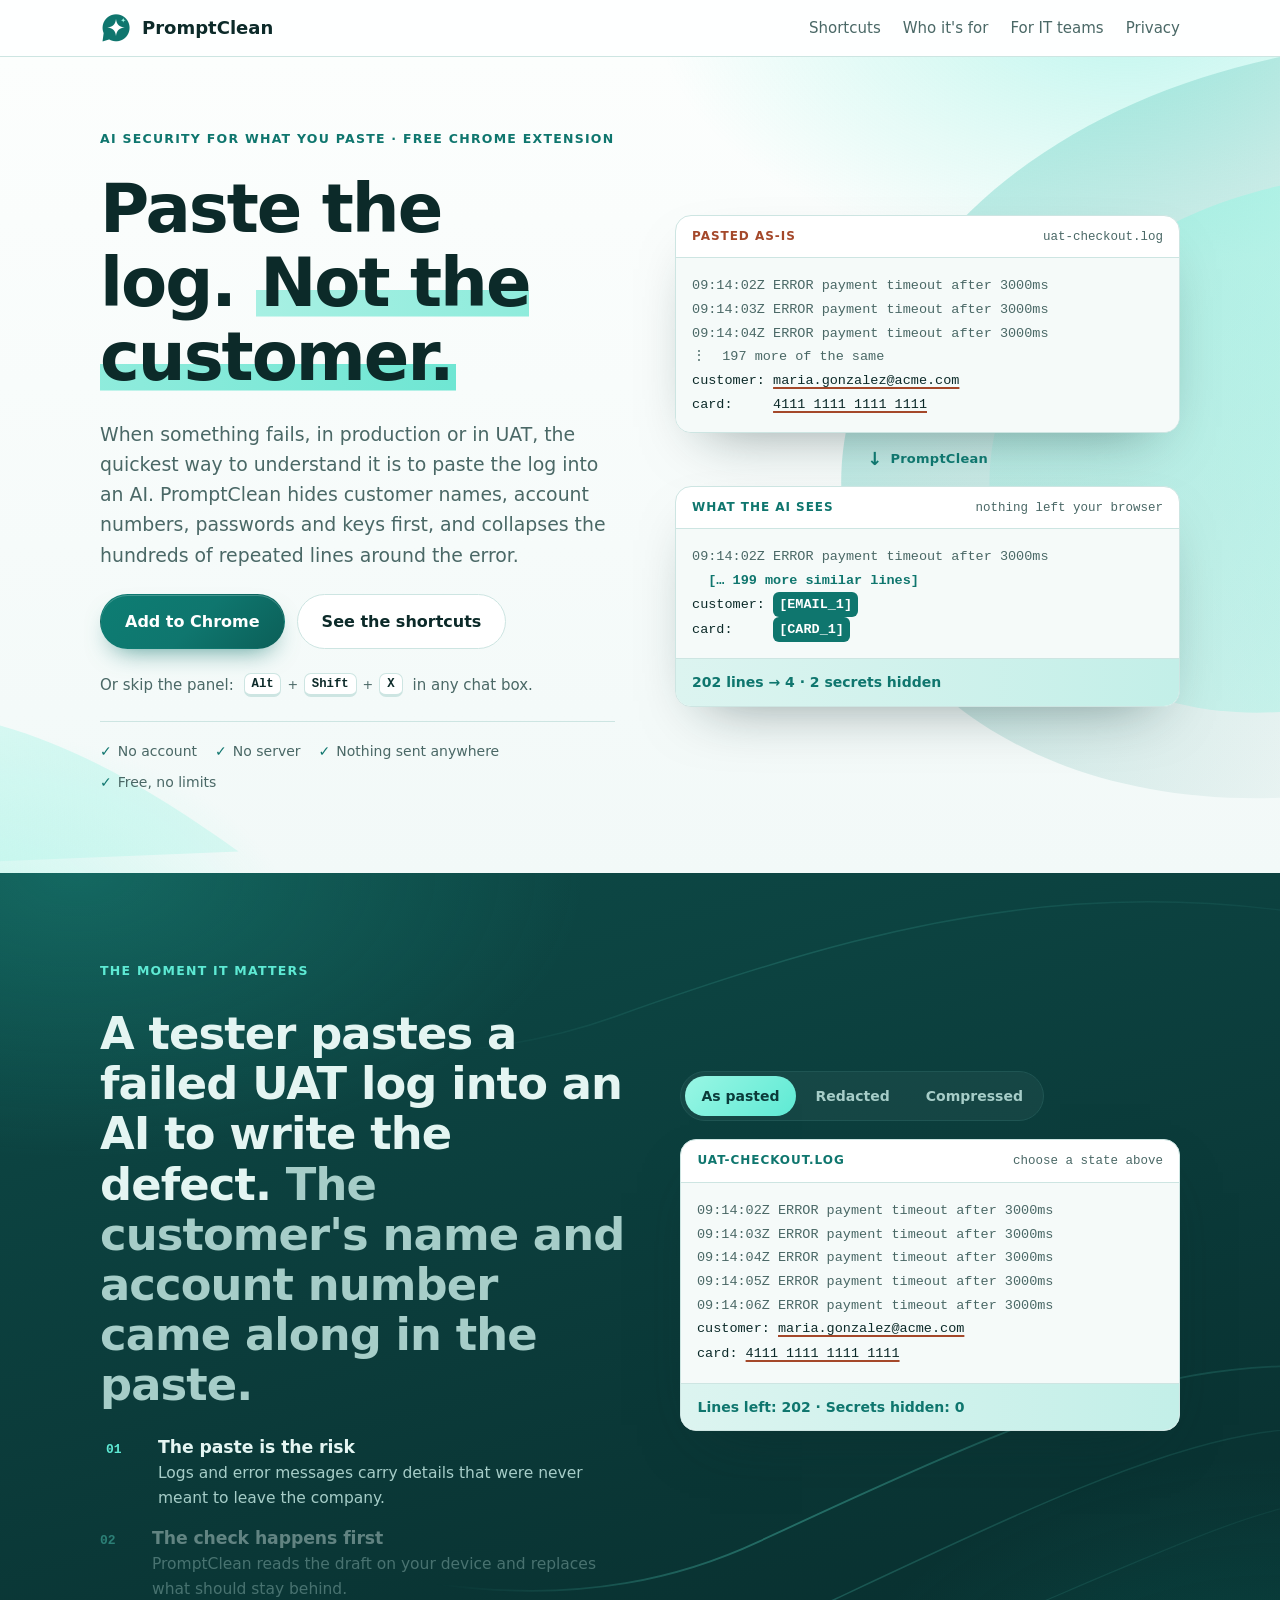
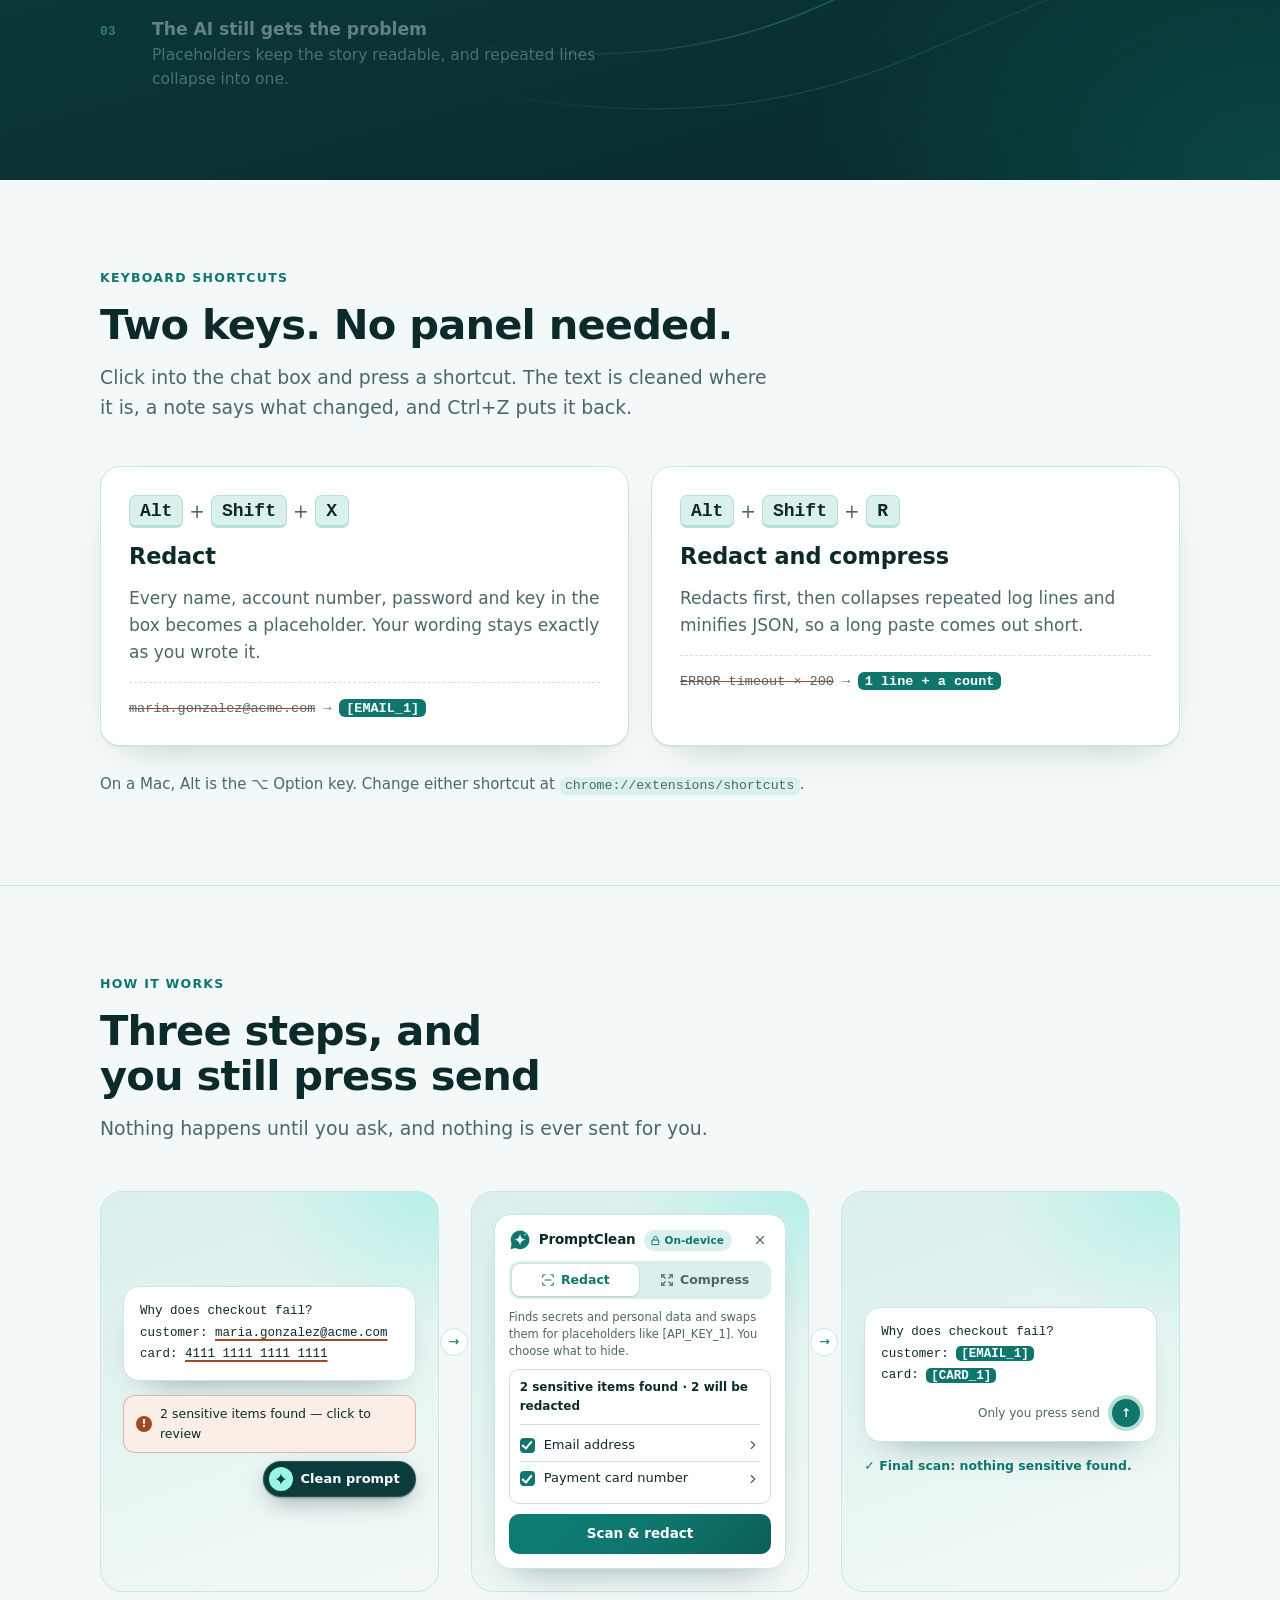
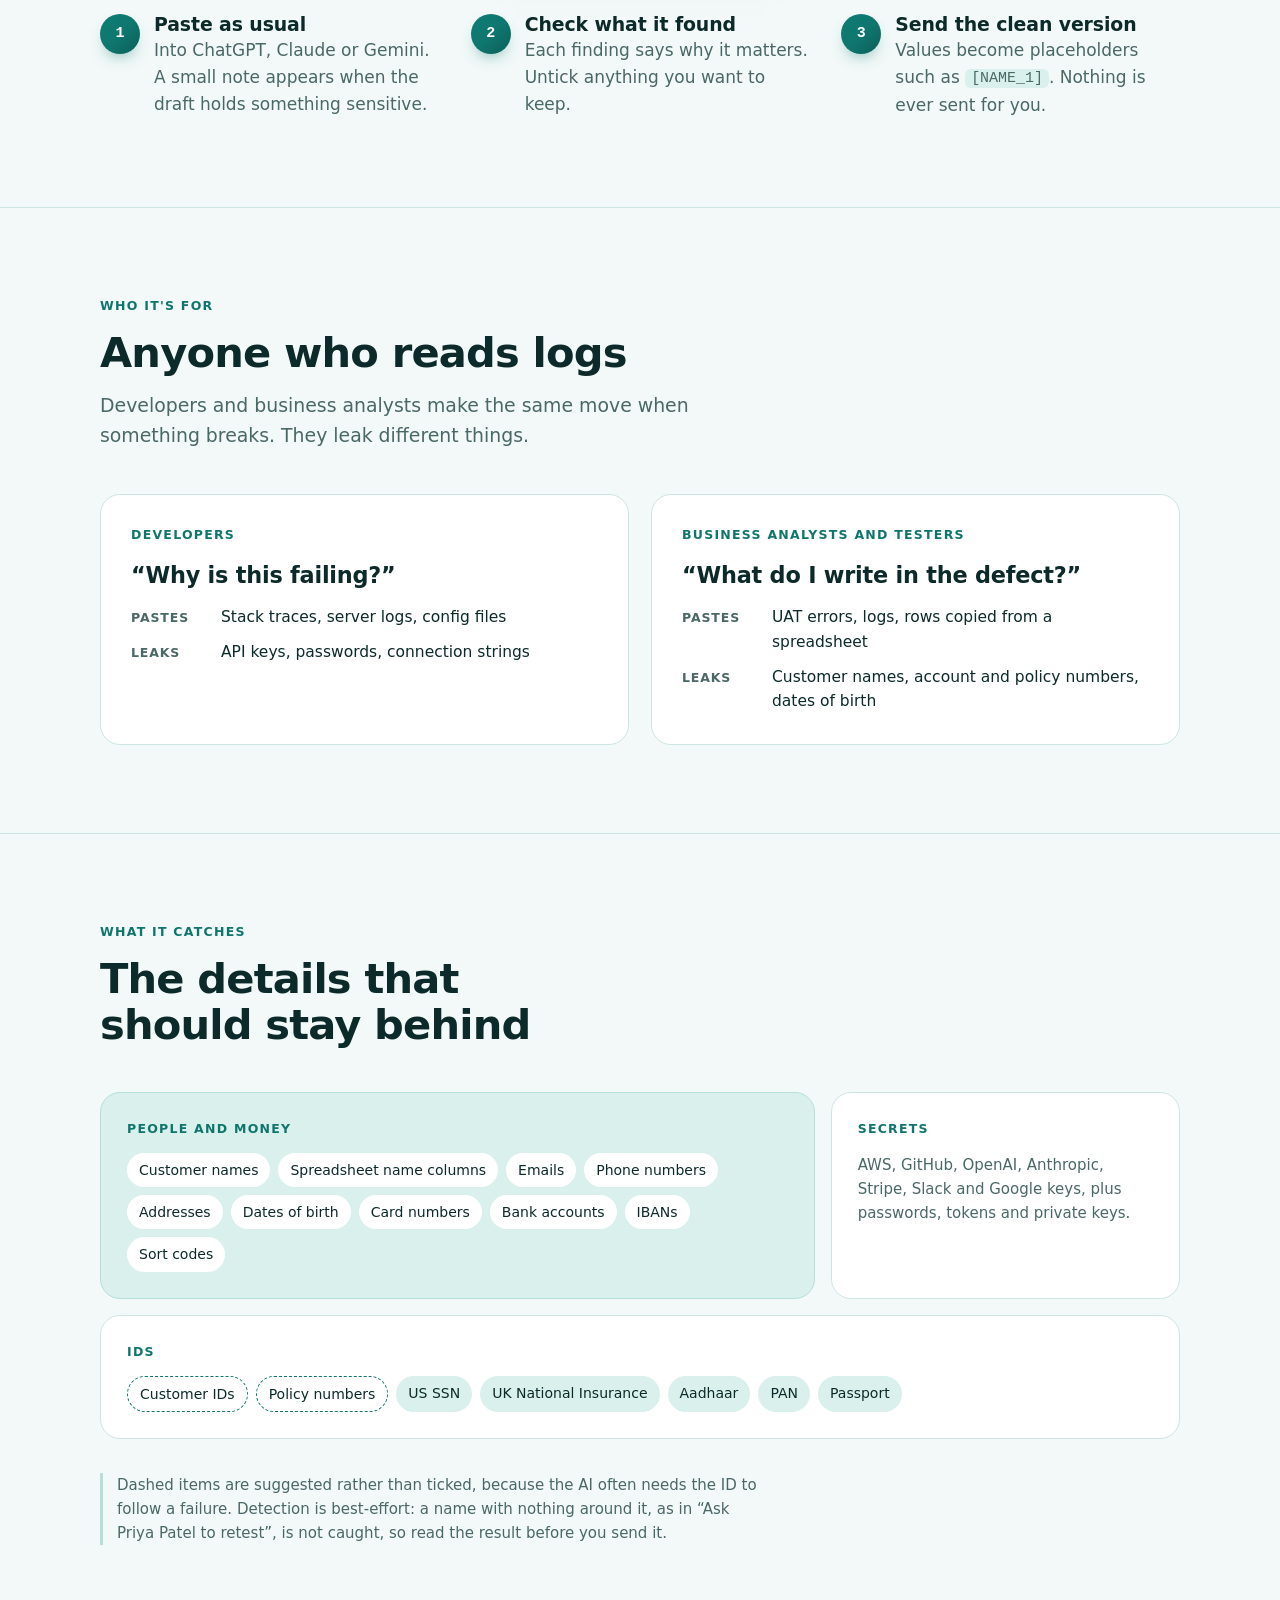
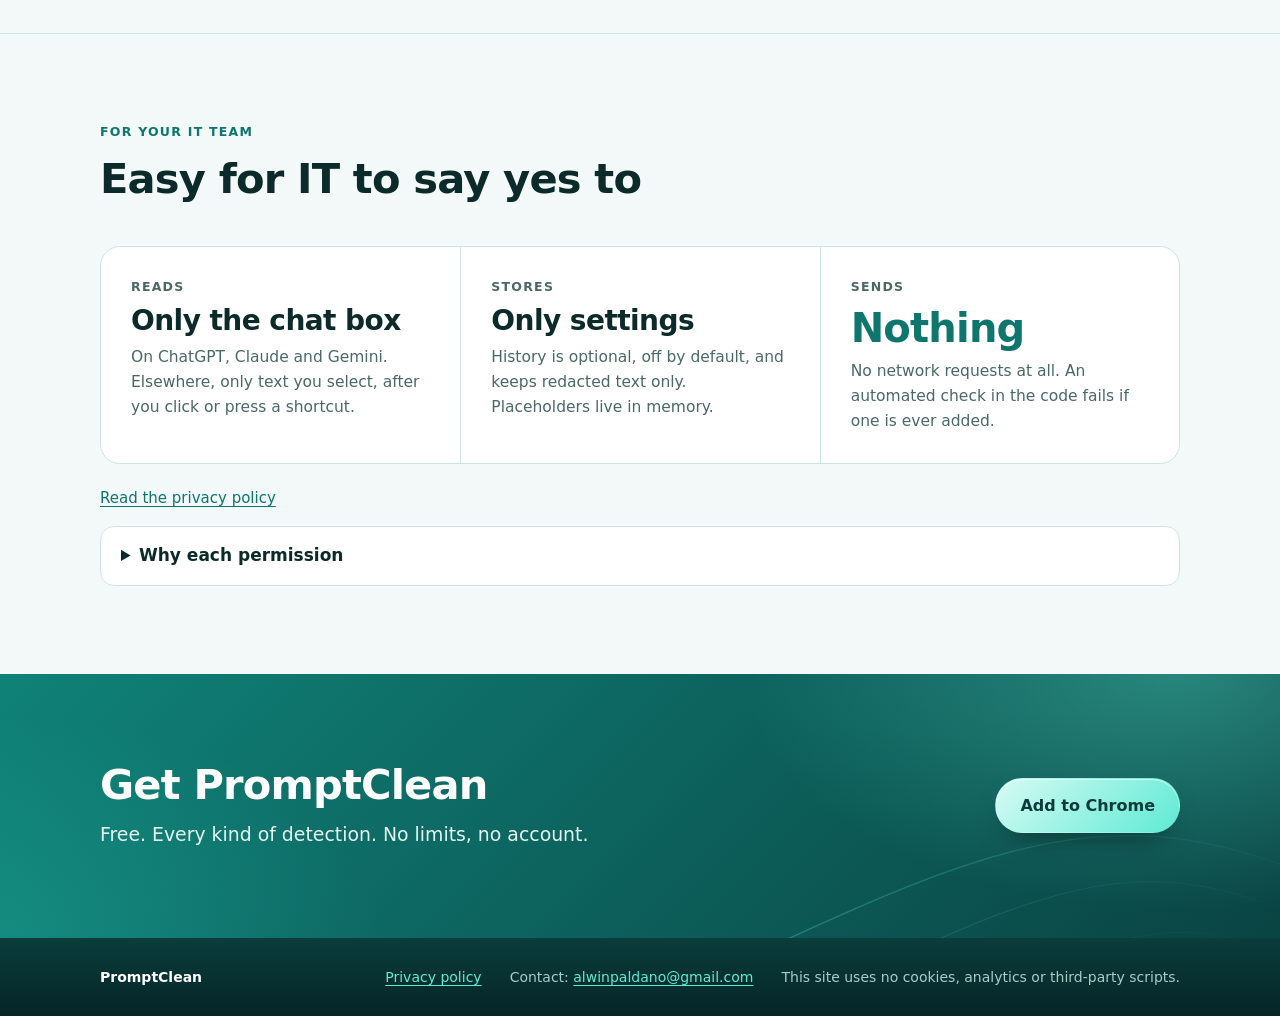
<file: index.html>
<!doctype html>
<html lang="en">
<head>
  <meta charset="utf-8">
  <meta name="viewport" content="width=device-width, initial-scale=1, viewport-fit=cover">
  <title>PromptClean — AI security for what you paste</title>
  <meta name="description" content="AI security for what you paste. A free Chrome extension that hides customer data and secrets in logs before they reach ChatGPT, Claude or Gemini, and collapses the repeated lines. Two keyboard shortcuts, no account, nothing sent anywhere.">
  <link rel="canonical" href="https://alwinrp.github.io/PromptClean-site/">
  <meta property="og:type" content="website">
  <meta property="og:site_name" content="PromptClean">
  <meta property="og:url" content="https://alwinrp.github.io/PromptClean-site/">
  <meta property="og:title" content="PromptClean: hide secrets before you paste into AI">
  <meta property="og:description" content="A free Chrome extension that swaps API keys, passwords and customer data for placeholders before they reach ChatGPT, Claude or Gemini. Runs on-device, no account.">
  <meta property="og:image" content="https://alwinrp.github.io/PromptClean-site/assets/og-image.png">
  <meta property="og:image:width" content="1200">
  <meta property="og:image:height" content="630">
  <meta property="og:image:alt" content="A pasted log with an API key and a customer email, and the same log after PromptClean with [API_KEY_1] and [EMAIL_1] in their place.">
  <meta name="twitter:card" content="summary_large_image">
  <meta name="twitter:creator" content="@AlwinPaldano">
  <link rel="icon" type="image/png" href="assets/favicon.png?v=2">
  <link rel="apple-touch-icon" href="assets/apple-touch-icon.png">
  <link rel="stylesheet" href="assets/style.css?v=10">
</head>
<body>
  <a href="#main" class="skip">Skip to content</a>
  <header class="site-header">
    <div class="wrap">
      <a class="brand" href="./"><img src="assets/icon-128.png" alt="" width="32" height="32">PromptClean</a>
      <nav class="site-nav" aria-label="Main">
        <a href="#shortcuts">Shortcuts</a>
        <a href="#who">Who it's for</a>
        <a href="#it">For IT teams</a>
        <a href="privacy.html">Privacy</a>
      </nav>
    </div>
  </header>

  <main id="main">
    <section class="hero">
      <div class="wrap">
        <div class="hero-copy">
          <p class="eyebrow">AI security for what you paste · Free Chrome extension</p>
          <h1>Paste the log. <mark>Not the <span class="rw">customer.</span></mark></h1>
          <p class="lede">When something fails, in production or in UAT, the quickest way to understand it is to paste the log into an AI. PromptClean hides customer names, account numbers, passwords and keys first, and collapses the hundreds of repeated lines around the error.</p>
          <div class="actions">
            <a class="btn primary" href="https://chromewebstore.google.com/detail/cilgobhigegkimjokaldkhacplegbmbb" target="_blank" rel="noopener">Add to Chrome</a>
            <a class="btn" href="#shortcuts">See the shortcuts</a>
          </div>
          <p class="hero-shortcut">Or skip the panel:
            <span class="combo"><kbd>Alt</kbd><span class="plus">+</span><kbd>Shift</kbd><span class="plus">+</span><kbd>X</kbd></span>
            in any chat box.</p>
          <p class="facts-strip"><span>No account</span><span>No server</span><span>Nothing sent anywhere</span><span>Free, no limits</span></p>
        </div>

        <div class="demo pop" role="img" aria-label="Example. Pasted as-is: two hundred identical timeout errors, a customer email and a card number. What the AI sees: one timeout line with a count of the rest, and placeholders where the email and card number were.">
          <div class="pane before rise">
            <div class="pane-head"><span>Pasted as-is</span><span class="file">uat-checkout.log</span></div>
<pre><span class="dim">09:14:02Z ERROR payment timeout after 3000ms
09:14:03Z ERROR payment timeout after 3000ms
09:14:04Z ERROR payment timeout after 3000ms
⋮  197 more of the same</span>
customer: <span class="exposed">maria.gonzalez@acme.com</span>
card:     <span class="exposed">4111 1111 1111 1111</span></pre>
          </div>
          <p class="demo-arrow">PromptClean</p>
          <div class="pane after rise">
            <div class="pane-head"><span>What the AI sees</span><span class="file">nothing left your browser</span></div>
<pre><span class="dim">09:14:02Z ERROR payment timeout after 3000ms</span>
  <span class="collapsed">[… 199 more similar lines]</span>
customer: <span class="ph">[EMAIL_1]</span>
card:     <span class="ph">[CARD_1]</span></pre>
            <p class="pane-foot">202 lines → 4 · 2 secrets hidden</p>
          </div>
        </div>
      </div>
    </section>

    <section class="moment" aria-labelledby="moment-title">
      <div class="moment-stage wrap">
        <div class="moment-copy">
          <p class="eyebrow">The moment it matters</p>
          <h2 class="story-text" id="moment-title">A tester pastes a failed UAT log into an AI to write the defect. <span class="soft">The customer's name and account number came along in the paste.</span></h2>
          <ol class="moment-steps">
            <li><span class="n">01</span><div><h3>The paste is the risk</h3><p>Logs and error messages carry details that were never meant to leave the company.</p></div></li>
            <li><span class="n">02</span><div><h3>The check happens first</h3><p>PromptClean reads the draft on your device and replaces what should stay behind.</p></div></li>
            <li><span class="n">03</span><div><h3>The AI still gets the problem</h3><p>Placeholders keep the story readable, and repeated lines collapse into one.</p></div></li>
          </ol>
        </div>
        <div class="moment-demo">
          <div class="seg" role="radiogroup" aria-label="Show the log as">
            <input type="radio" name="st" id="st-1" checked><label for="st-1">As pasted</label>
            <input type="radio" name="st" id="st-2"><label for="st-2">Redacted</label>
            <input type="radio" name="st" id="st-3"><label for="st-3">Compressed</label>
          </div>
          <div class="pane" aria-hidden="true">
            <div class="pane-head"><span>uat-checkout.log</span><span class="file">choose a state above</span></div>
            <div class="lp-body">
              <div class="lpl dim">09:14:02Z ERROR payment timeout after 3000ms</div>
              <div class="rep r1"><div class="lpl dim">09:14:03Z ERROR payment timeout after 3000ms</div></div>
              <div class="rep r2"><div class="lpl dim">09:14:04Z ERROR payment timeout after 3000ms</div></div>
              <div class="rep r3"><div class="lpl dim">09:14:05Z ERROR payment timeout after 3000ms</div></div>
              <div class="rep r4"><div class="lpl dim">09:14:06Z ERROR payment timeout after 3000ms</div></div>
              <div class="note-wrap"><div class="lpl cnote">[… 199 more similar lines]</div></div>
              <div class="lpl">customer: <span class="val2"><span class="raw2">maria.gonzalez@acme.com</span><span class="ph2">[EMAIL_1]</span></span></div>
              <div class="lpl">card:     <span class="val2"><span class="raw2">4111 1111 1111 1111</span><span class="ph2">[CARD_1]</span></span></div>
            </div>
            <p class="pane-foot">Lines left: <span class="m-lines"></span> · Secrets hidden: <span class="m-sec"></span></p>
          </div>
        </div>
      </div>
    </section>

    <section id="shortcuts">
      <div class="wrap">
        <div class="section-head rise">
          <p class="eyebrow">Keyboard shortcuts</p>
          <h2>Two keys. No panel needed.</h2>
          <p class="lede">Click into the chat box and press a shortcut. The text is cleaned where it is, a note says what changed, and Ctrl+Z puts it back.</p>
        </div>
        <div class="keys">
          <article class="key-card rise">
            <span class="combo"><kbd>Alt</kbd><span class="plus">+</span><kbd>Shift</kbd><span class="plus">+</span><kbd>X</kbd></span>
            <h3>Redact</h3>
            <p>Every name, account number, password and key in the box becomes a placeholder. Your wording stays exactly as you wrote it.</p>
            <p class="swap"><span class="from">maria.gonzalez@acme.com</span><span class="arrow">→</span><span class="to">[EMAIL_1]</span></p>
          </article>
          <article class="key-card rise">
            <span class="combo"><kbd>Alt</kbd><span class="plus">+</span><kbd>Shift</kbd><span class="plus">+</span><kbd>R</kbd></span>
            <h3>Redact and compress</h3>
            <p>Redacts first, then collapses repeated log lines and minifies JSON, so a long paste comes out short.</p>
            <p class="swap"><span class="from">ERROR timeout × 200</span><span class="arrow">→</span><span class="to">1 line + a count</span></p>
          </article>
        </div>
        <p class="shortcut-note">On a Mac, Alt is the ⌥ Option key. Change either shortcut at <code>chrome://extensions/shortcuts</code>.</p>
      </div>
    </section>

    <section id="how">
      <div class="wrap">
        <div class="section-head rise">
          <p class="eyebrow">How it works</p>
          <h2>Three steps, and you still press send</h2>
          <p class="lede">Nothing happens until you ask, and nothing is ever sent for you.</p>
        </div>
        <ol class="flow">
          <li class="flow-step rise">
            <div class="flow-ui" aria-hidden="true">
              <div class="mock composer">
                <p class="draft">Why does checkout fail?<br>customer: <span class="u">maria.gonzalez@acme.com</span><br>card: <span class="u">4111 1111 1111 1111</span></p>
              </div>
              <div class="mock-floats">
                <span class="hint-chip"><i>!</i>2 sensitive items found — click to review</span>
                <span class="fab-pill"><span class="mark"><svg viewBox="0 0 24 24" width="14" height="14" aria-hidden="true"><path fill="currentColor" d="M12 2c.5 5.2 4.8 9.5 10 10-5.2.5-9.5 4.8-10 10-.5-5.2-4.8-9.5-10-10 5.2-.5 9.5-4.8 10-10Z"/></svg></span>Clean prompt</span>
              </div>
            </div>
            <div class="flow-text"><span class="flow-n">1</span><h3>Paste as usual</h3><p>Into ChatGPT, Claude or Gemini. A small note appears when the draft holds something sensitive.</p></div>
          </li>
          <li class="flow-step rise">
            <div class="flow-ui" aria-hidden="true">
              <div class="mock panel">
                <div class="p-head"><img src="assets/icon-128.png" alt="" width="22" height="22"><strong>PromptClean</strong><span class="p-pill"><svg viewBox="0 0 24 24" width="11" height="11" fill="none" stroke="currentColor" stroke-width="2" stroke-linecap="round" stroke-linejoin="round" aria-hidden="true"><path d="M5 11h14v10H5z"/><path d="M8 11V7a4 4 0 0 1 8 0v4"/></svg>On-device</span><span class="p-x"><svg viewBox="0 0 24 24" width="14" height="14" fill="none" stroke="currentColor" stroke-width="2" stroke-linecap="round" stroke-linejoin="round" aria-hidden="true"><path d="M18 6 6 18"/><path d="m6 6 12 12"/></svg></span></div>
                <div class="p-tabs"><span class="on"><svg viewBox="0 0 24 24" width="14" height="14" fill="none" stroke="currentColor" stroke-width="2" stroke-linecap="round" stroke-linejoin="round" aria-hidden="true"><path d="M3 7V5a2 2 0 0 1 2-2h2"/><path d="M17 3h2a2 2 0 0 1 2 2v2"/><path d="M21 17v2a2 2 0 0 1-2 2h-2"/><path d="M7 21H5a2 2 0 0 1-2-2v-2"/><path d="M7 12h10"/></svg>Redact</span><span><svg viewBox="0 0 24 24" width="14" height="14" fill="none" stroke="currentColor" stroke-width="2" stroke-linecap="round" stroke-linejoin="round" aria-hidden="true"><path d="m15 15 6 6"/><path d="m15 9 6-6"/><path d="M21 16v5h-5"/><path d="M21 8V3h-5"/><path d="M3 16v5h5"/><path d="m3 21 6-6"/><path d="M3 8V3h5"/><path d="M9 9 3 3"/></svg>Compress</span></div>
                <p class="p-intro">Finds secrets and personal data and swaps them for placeholders like [API_KEY_1]. You choose what to hide.</p>
                <div class="p-card">
                  <p class="p-count">2 sensitive items found · 2 will be redacted</p>
                  <ul class="p-rows">
                    <li><i class="cb"></i><b>Email address</b><em><svg viewBox="0 0 24 24" width="14" height="14" fill="none" stroke="currentColor" stroke-width="2" stroke-linecap="round" stroke-linejoin="round" aria-hidden="true"><path d="m9 18 6-6-6-6"/></svg></em></li>
                    <li><i class="cb"></i><b>Payment card number</b><em><svg viewBox="0 0 24 24" width="14" height="14" fill="none" stroke="currentColor" stroke-width="2" stroke-linecap="round" stroke-linejoin="round" aria-hidden="true"><path d="m9 18 6-6-6-6"/></svg></em></li>
                  </ul>
                </div>
                <span class="p-btn">Scan &amp; redact</span>
              </div>
            </div>
            <div class="flow-text"><span class="flow-n">2</span><h3>Check what it found</h3><p>Each finding says why it matters. Untick anything you want to keep.</p></div>
          </li>
          <li class="flow-step rise">
            <div class="flow-ui" aria-hidden="true">
              <div class="mock composer">
                <p class="draft">Why does checkout fail?<br>customer: <span class="ph">[EMAIL_1]</span><br>card: <span class="ph">[CARD_1]</span></p>
                <div class="c-foot"><span>Only you press send</span><b class="send">↑</b></div>
              </div>
              <p class="ok-line">✓ Final scan: nothing sensitive found.</p>
            </div>
            <div class="flow-text"><span class="flow-n">3</span><h3>Send the clean version</h3><p>Values become placeholders such as <code>[NAME_1]</code>. Nothing is ever sent for you.</p></div>
          </li>
        </ol>
      </div>
    </section>

    <section id="who">
      <div class="wrap">
        <div class="section-head rise">
          <p class="eyebrow">Who it's for</p>
          <h2>Anyone who reads logs</h2>
          <p class="lede">Developers and business analysts make the same move when something breaks. They leak different things.</p>
        </div>
        <div class="audiences">
          <article class="aud rise">
            <p class="eyebrow">Developers</p>
            <p class="quote">“Why is this failing?”</p>
            <dl>
              <dt>Pastes</dt><dd>Stack traces, server logs, config files</dd>
              <dt>Leaks</dt><dd>API keys, passwords, connection strings</dd>
            </dl>
          </article>
          <article class="aud rise">
            <p class="eyebrow">Business analysts and testers</p>
            <p class="quote">“What do I write in the defect?”</p>
            <dl>
              <dt>Pastes</dt><dd>UAT errors, logs, rows copied from a spreadsheet</dd>
              <dt>Leaks</dt><dd>Customer names, account and policy numbers, dates of birth</dd>
            </dl>
          </article>
        </div>
      </div>
    </section>

    <section id="catches">
      <div class="wrap">
        <div class="section-head rise">
          <p class="eyebrow">What it catches</p>
          <h2>The details that should stay behind</h2>
        </div>
        <div class="bento">
          <div class="tile wide rise">
            <p class="eyebrow">People and money</p>
            <ul class="chips"><li data-after="[NAME_1]">Customer names</li><li data-after="[NAME_1]">Spreadsheet name columns</li><li data-after="[EMAIL_1]">Emails</li><li data-after="[PHONE_1]">Phone numbers</li><li data-after="[ADDRESS_1]">Addresses</li><li data-after="[DOB_1]">Dates of birth</li><li data-after="[CARD_1]">Card numbers</li><li data-after="[BANK_ACCOUNT_1]">Bank accounts</li><li data-after="[BANK_ACCOUNT_1]">IBANs</li><li data-after="[BANK_ACCOUNT_1]">Sort codes</li></ul>
          </div>
          <div class="tile rise">
            <p class="eyebrow">Secrets</p>
            <p class="small">AWS, GitHub, OpenAI, Anthropic, Stripe, Slack and Google keys, plus passwords, tokens and private keys.</p>
          </div>
          <div class="tile full rise">
            <p class="eyebrow">IDs</p>
            <ul class="chips"><li class="suggest" data-after="[CUSTOMER_ID_1]">Customer IDs</li><li class="suggest" data-after="[CUSTOMER_ID_1]">Policy numbers</li><li data-after="[NATIONAL_ID_1]">US SSN</li><li data-after="[NATIONAL_ID_1]">UK National Insurance</li><li data-after="[NATIONAL_ID_1]">Aadhaar</li><li data-after="[NATIONAL_ID_1]">PAN</li><li data-after="[NATIONAL_ID_1]">Passport</li></ul>
          </div>
        </div>
        <p class="note">Dashed items are suggested rather than ticked, because the AI often needs the ID to follow a failure. Detection is best-effort: a name with nothing around it, as in “Ask Priya Patel to retest”, is not caught, so read the result before you send it.</p>
      </div>
    </section>

    <section id="it">
      <div class="wrap">
        <div class="section-head rise">
          <p class="eyebrow">For your IT team</p>
          <h2>Easy for IT to say yes to</h2>
        </div>
        <div class="trio rise">
          <div><p class="trio-label">Reads</p><p class="trio-big">Only the chat box</p><p>On ChatGPT, Claude and Gemini. Elsewhere, only text you select, after you click or press a shortcut.</p></div>
          <div><p class="trio-label">Stores</p><p class="trio-big">Only settings</p><p>History is optional, off by default, and keeps redacted text only. Placeholders live in memory.</p></div>
          <div class="nothing"><p class="trio-label">Sends</p><p class="trio-big">Nothing</p><p>No network requests at all. An automated check in the code fails if one is ever added.</p></div>
        </div>
        <div class="it-more">
          <p class="it-line"><span><a href="privacy.html">Read the privacy policy</a></span></p>
          <details>
            <summary>Why each permission</summary>
            <div class="table-scroll">
              <table class="perm-table">
                <tr><th scope="row"><code>storage</code></th><td>Your settings: which sites show the button, and which options are on.</td></tr>
                <tr><th scope="row"><code>activeTab</code>, <code>scripting</code></th><td>Read and write the page you are on, only after you click the toolbar button, a right-click item or a shortcut.</td></tr>
                <tr><th scope="row"><code>contextMenus</code></th><td>The right-click items “Redact” and “Compressed”.</td></tr>
                <tr><th scope="row">chatgpt.com, chat.openai.com, claude.ai, gemini.google.com</th><td>Show the button and read and write the prompt box on those four sites only.</td></tr>
              </table>
            </div>
          </details>
        </div>
      </div>
    </section>

    <section class="cta-band" id="install">
      <div class="wrap">
        <div class="stack rise">
          <h2>Get PromptClean</h2>
          <p class="lede">Free. Every kind of detection. No limits, no account.</p>
        </div>
        <p class="actions"><a class="btn primary" href="https://chromewebstore.google.com/detail/cilgobhigegkimjokaldkhacplegbmbb" target="_blank" rel="noopener">Add to Chrome</a></p>
      </div>
    </section>
  </main>

  <footer class="site-footer">
    <div class="wrap">
      <span>PromptClean</span>
      <a href="privacy.html">Privacy policy</a>
      <span>Contact: <a href="mailto:alwinpaldano@gmail.com">alwinpaldano@gmail.com</a></span>
      <span>This site uses no cookies, analytics or third-party scripts.</span>
    </div>
  </footer>
</body>
</html>
</file>
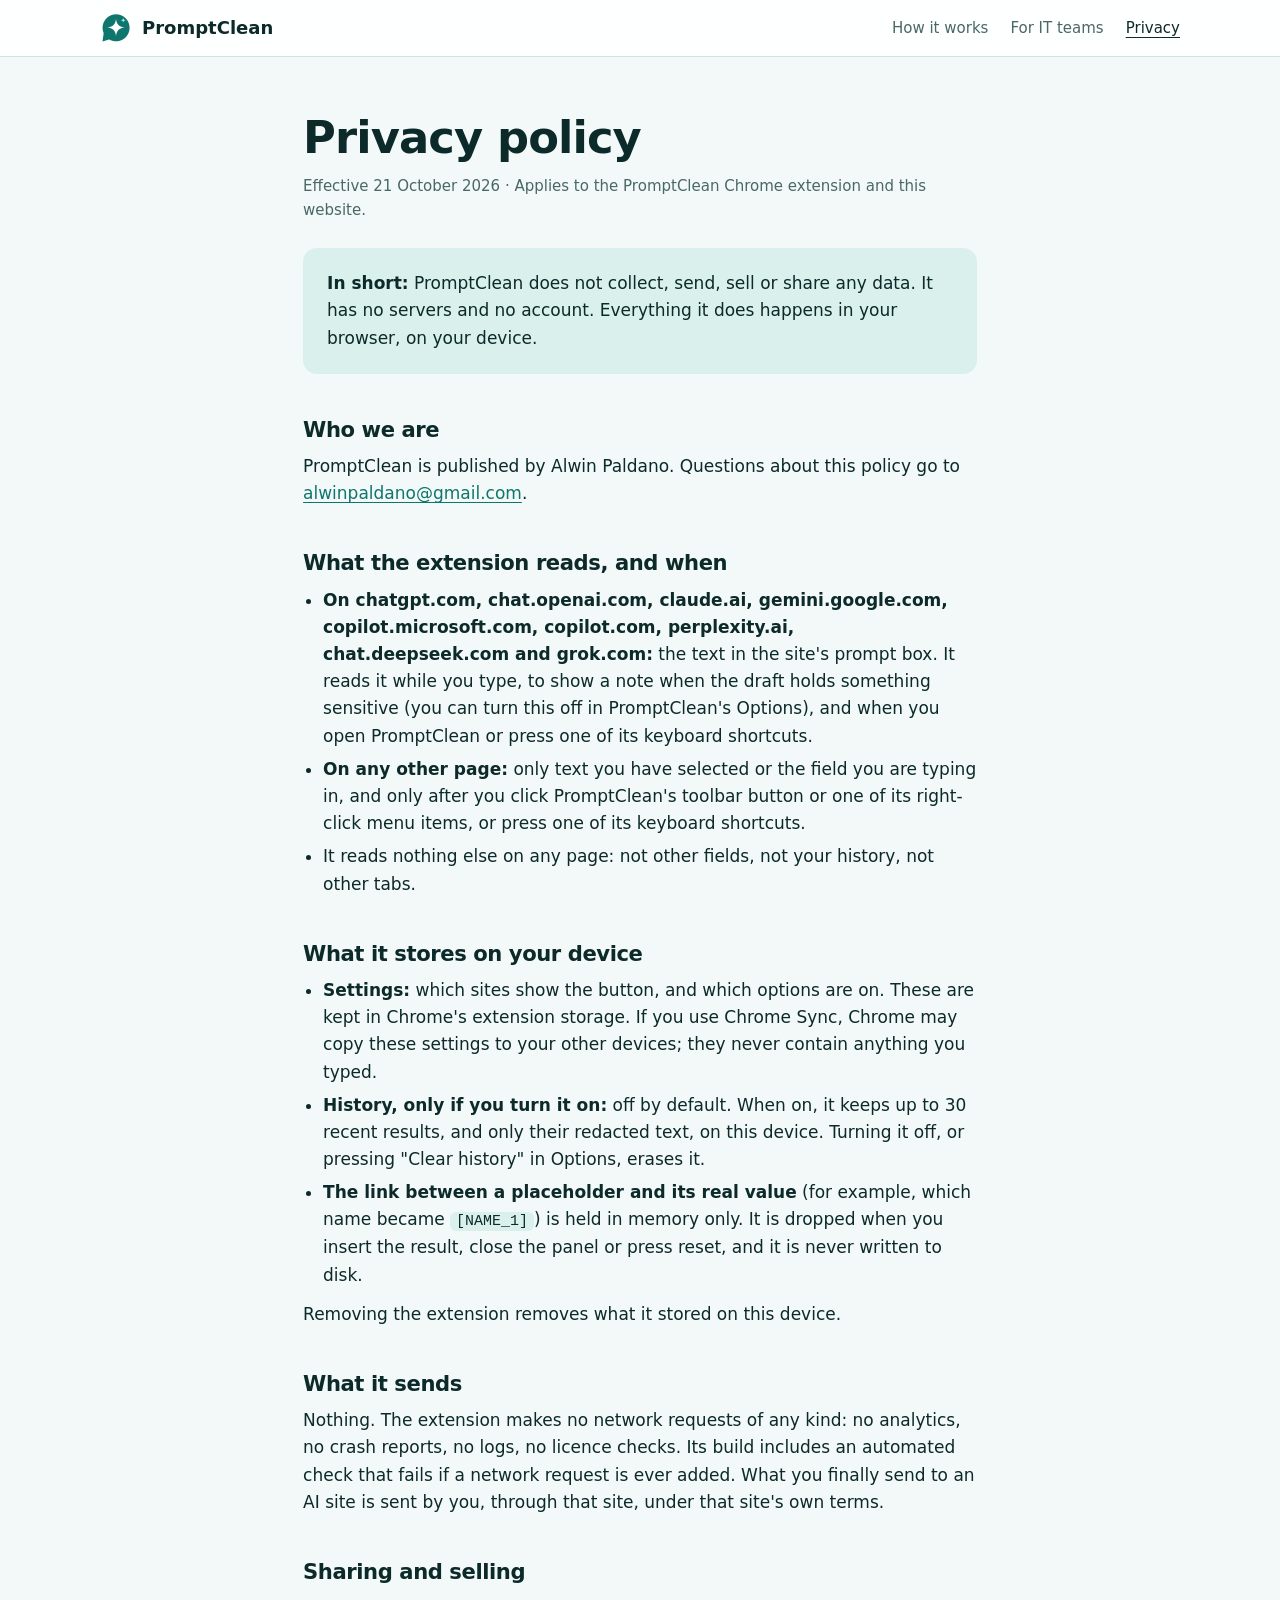
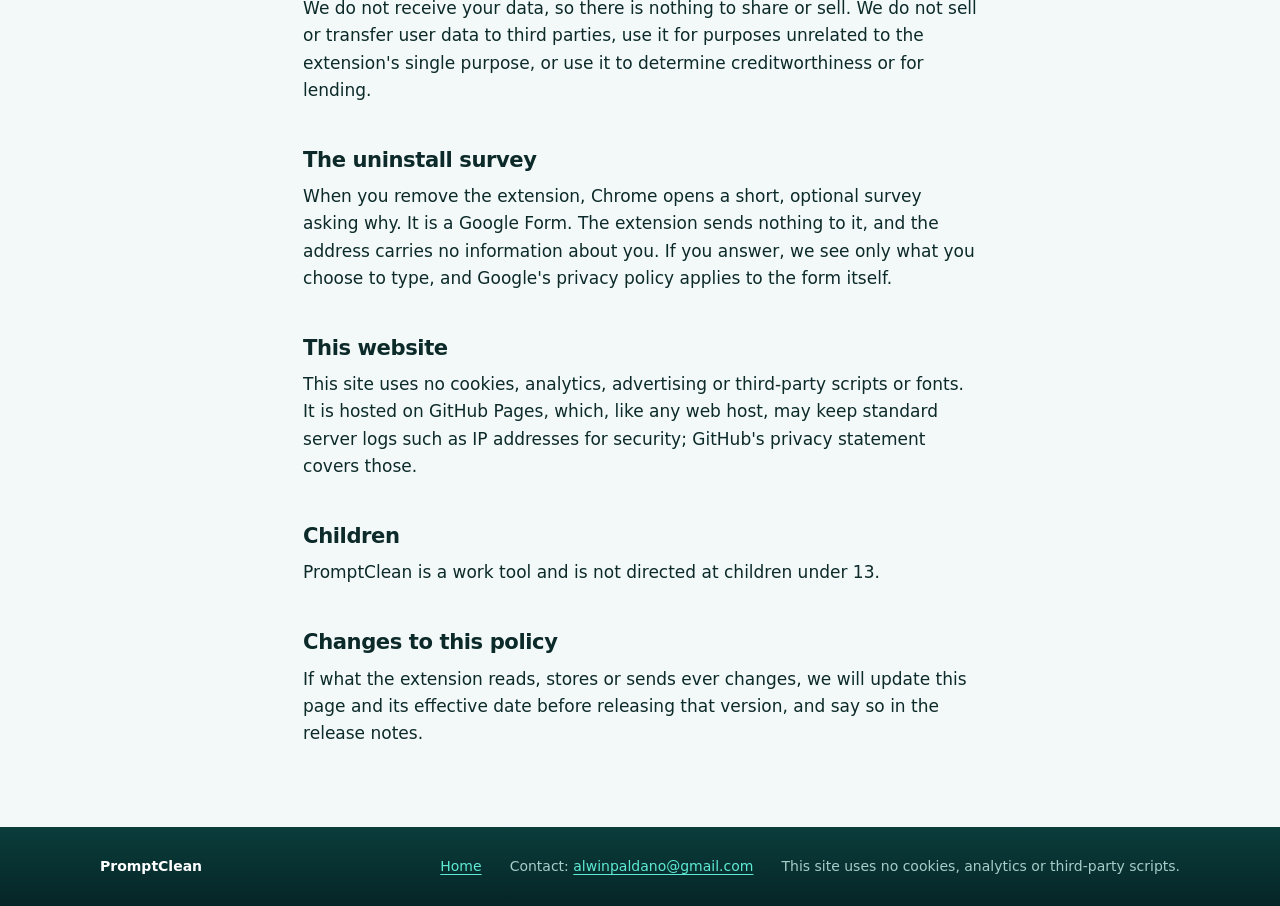
<file: privacy.html>
<!doctype html>
<html lang="en">
<head>
  <meta charset="utf-8">
  <meta name="viewport" content="width=device-width, initial-scale=1, viewport-fit=cover">
  <title>Privacy policy — PromptClean AI security</title>
  <meta name="description" content="PromptClean collects nothing, sends nothing and has no servers. This page explains exactly what the extension reads and stores on your device.">
  <link rel="icon" type="image/png" href="assets/favicon.png?v=2">
  <link rel="apple-touch-icon" href="assets/apple-touch-icon.png">
  <link rel="stylesheet" href="assets/style.css?v=10">
</head>
<body>
  <header class="site-header">
    <div class="wrap">
      <a class="brand" href="./"><img src="assets/icon-128.png" alt="" width="32" height="32">PromptClean</a>
      <nav class="site-nav" aria-label="Main">
        <a href="./#how">How it works</a>
        <a href="./#it">For IT teams</a>
        <a href="privacy.html" aria-current="page">Privacy</a>
      </nav>
    </div>
  </header>

  <main class="policy">
    <div class="wrap prose">
      <h1>Privacy policy</h1>
      <p class="meta" style="margin-top:12px">Effective 21 October 2026 · Applies to the PromptClean Chrome extension and this website.</p>

      <div class="summary">
        <p><strong>In short:</strong> PromptClean does not collect, send, sell or share any data. It has no servers and no account. Everything it does happens in your browser, on your device.</p>
      </div>

      <h2>Who we are</h2>
      <p style="margin-top:12px">PromptClean is published by Alwin Paldano. Questions about this policy go to <a href="mailto:alwinpaldano@gmail.com">alwinpaldano@gmail.com</a>.</p>

      <h2>What the extension reads, and when</h2>
      <ul>
        <li><strong>On chatgpt.com, chat.openai.com, claude.ai, gemini.google.com, copilot.microsoft.com, copilot.com, perplexity.ai, chat.deepseek.com and grok.com:</strong> the text in the site's prompt box. It reads it while you type, to show a note when the draft holds something sensitive (you can turn this off in PromptClean's Options), and when you open PromptClean or press one of its keyboard shortcuts.</li>
        <li><strong>On any other page:</strong> only text you have selected or the field you are typing in, and only after you click PromptClean's toolbar button or one of its right-click menu items, or press one of its keyboard shortcuts.</li>
        <li>It reads nothing else on any page: not other fields, not your history, not other tabs.</li>
      </ul>

      <h2>What it stores on your device</h2>
      <ul>
        <li><strong>Settings:</strong> which sites show the button, and which options are on. These are kept in Chrome's extension storage. If you use Chrome Sync, Chrome may copy these settings to your other devices; they never contain anything you typed.</li>
        <li><strong>History, only if you turn it on:</strong> off by default. When on, it keeps up to 30 recent results, and only their redacted text, on this device. Turning it off, or pressing "Clear history" in Options, erases it.</li>
        <li><strong>The link between a placeholder and its real value</strong> (for example, which name became <code>[NAME_1]</code>) is held in memory only. It is dropped when you insert the result, close the panel or press reset, and it is never written to disk.</li>
      </ul>
      <p style="margin-top:12px">Removing the extension removes what it stored on this device.</p>

      <h2>What it sends</h2>
      <p style="margin-top:12px">Nothing. The extension makes no network requests of any kind: no analytics, no crash reports, no logs, no licence checks. Its build includes an automated check that fails if a network request is ever added. What you finally send to an AI site is sent by you, through that site, under that site's own terms.</p>

      <h2>Sharing and selling</h2>
      <p style="margin-top:12px">We do not receive your data, so there is nothing to share or sell. We do not sell or transfer user data to third parties, use it for purposes unrelated to the extension's single purpose, or use it to determine creditworthiness or for lending.</p>

      <h2>The uninstall survey</h2>
      <p style="margin-top:12px">When you remove the extension, Chrome opens a short, optional survey asking why. It is a Google Form. The extension sends nothing to it, and the address carries no information about you. If you answer, we see only what you choose to type, and Google's privacy policy applies to the form itself.</p>

      <h2>This website</h2>
      <p style="margin-top:12px">This site uses no cookies, analytics, advertising or third-party scripts or fonts. It is hosted on GitHub Pages, which, like any web host, may keep standard server logs such as IP addresses for security; GitHub's privacy statement covers those.</p>

      <h2>Children</h2>
      <p style="margin-top:12px">PromptClean is a work tool and is not directed at children under 13.</p>

      <h2>Changes to this policy</h2>
      <p style="margin-top:12px">If what the extension reads, stores or sends ever changes, we will update this page and its effective date before releasing that version, and say so in the release notes.</p>
    </div>
  </main>

  <footer class="site-footer">
    <div class="wrap">
      <span>PromptClean</span>
      <a href="./">Home</a>
      <span>Contact: <a href="mailto:alwinpaldano@gmail.com">alwinpaldano@gmail.com</a></span>
      <span>This site uses no cookies, analytics or third-party scripts.</span>
    </div>
  </footer>
</body>
</html>
</file>
<file: assets/style.css>
/* PromptClean site: the "Teal" palette (soft teal-white, deep teal for actions and good outcomes, near-black
   teal ink and band). System fonts only and no scripts, so the site makes no requests to anyone else.

   Motion is CSS only and never hides content: the page is complete at rest. Scroll-linked motion only
   slides elements a little, and only where the browser supports it and the reader has not asked for
   less motion. */
:root {
  --bg: #f2f9f8; --surface: #ffffff; --ink: #0c2a29; --muted: #4a6866; --line: #cde5e2;
  --accent: #0f766e; --accent-ink: #ffffff; --mint: #d9f0ec; --mint-deep: #b4e0d9; --risk: #a4482a; --risk-bg: #fbeee7;
  --ok: #0f766e; --ok-bg: #dcf4f0;
  --band: #0b3b3a; --band-ink: #e4f5f2; --band-muted: #a6cdc8; --band-line: #1f5553; --band-accent: #5eead4;
  --code-bg: #f5faf9; --todo: #fff1c2;
  --sans: system-ui, -apple-system, "Segoe UI", Roboto, "Helvetica Neue", Arial, sans-serif;
  --mono: ui-monospace, "SF Mono", Menlo, Consolas, "Liberation Mono", monospace;
  --radius: 16px;
  --ease-out: cubic-bezier(0.23, 1, 0.32, 1);
  color-scheme: light;
}

* { box-sizing: border-box; }
html { -webkit-text-size-adjust: 100%; scroll-behavior: smooth; scroll-padding-top: 72px; }
body { margin: 0; background: var(--bg); color: var(--ink); font: 17px/1.6 var(--sans); overflow-x: hidden; }
a { color: var(--accent); text-underline-offset: 3px; }
a:focus-visible, .btn:focus-visible, summary:focus-visible { outline: 3px solid var(--accent); outline-offset: 3px; }
img { max-width: 100%; height: auto; display: block; }
p { margin: 0; }
code { font-family: var(--mono); font-size: 0.88em; background: var(--mint); padding: 0.1em 0.4em; border-radius: 6px; }
.todo { background: var(--todo); padding: 0 0.3em; border-radius: 3px; }

.wrap { max-width: 1120px; margin: 0 auto; padding-left: max(20px, env(safe-area-inset-left, 0px)); padding-right: max(20px, env(safe-area-inset-right, 0px)); }
.prose { max-width: 66ch; }

h1, h2, h3 { line-height: 1.1; text-wrap: balance; margin: 0; }
h1 { font-size: clamp(2.5rem, 6vw, 4.2rem); letter-spacing: -0.03em; font-weight: 750; }
h2 { font-size: clamp(1.8rem, 3.6vw, 2.6rem); letter-spacing: -0.02em; font-weight: 720; }
h3 { font-size: 1.14rem; letter-spacing: -0.005em; font-weight: 650; }
.eyebrow { font-size: 12.5px; font-weight: 700; letter-spacing: 0.1em; text-transform: uppercase; color: var(--accent); }
.lede { font-size: 1.18rem; color: var(--muted); }
.section-head { display: flex; flex-direction: column; gap: 14px; max-width: 62ch; }

section { padding-block: 88px; }
section + section { border-top: 1px solid var(--line); }

/* ---------- header ---------- */
.site-header { border-bottom: 1px solid var(--line); background: color-mix(in srgb, var(--surface) 92%, transparent); backdrop-filter: saturate(1.2) blur(8px); position: sticky; top: 0; z-index: 10; }
.site-header .wrap { display: flex; align-items: center; gap: 24px; flex-wrap: wrap; padding-block: 12px; }
.brand { display: flex; align-items: center; gap: 10px; font-weight: 750; font-size: 18px; color: var(--ink); text-decoration: none; margin-right: auto; }
.brand img { width: 32px; height: 32px; border-radius: 8px; }
.site-nav { display: flex; gap: 22px; flex-wrap: wrap; font-size: 15px; }
.site-nav a { color: var(--muted); text-decoration: none; font-weight: 500; }
.site-nav a:hover, .site-nav a[aria-current] { color: var(--ink); text-decoration: underline; text-underline-offset: 4px; }

/* ---------- buttons ---------- */
.actions { display: flex; gap: 12px; flex-wrap: wrap; align-items: center; }
.btn { display: inline-flex; align-items: center; gap: 8px; padding: 14px 24px; border-radius: 999px; font-weight: 650; font-size: 16px; text-decoration: none; border: 1px solid var(--line); color: var(--ink); background: var(--surface); }
.btn.primary { background: var(--accent); border-color: var(--accent); color: var(--accent-ink); box-shadow: 0 10px 24px -12px var(--accent); }
.btn:hover { border-color: var(--accent); }
.btn.primary:hover { filter: brightness(1.08); }
@media (prefers-reduced-motion: no-preference) { .btn { transition: transform 160ms ease-out, filter 160ms ease-out, border-color 160ms ease-out; } .btn:active { transform: scale(0.98); } }

/* ---------- keycaps ---------- */
kbd { font: 600 0.82em var(--mono); display: inline-block; min-width: 1.9em; padding: 0.24em 0.55em; text-align: center; border-radius: 7px; border: 1px solid var(--line); border-bottom-width: 3px; background: var(--surface); color: var(--ink); }
.combo { display: inline-flex; align-items: center; gap: 6px; }
.combo .plus { color: var(--muted); font-size: 0.85em; }

/* ---------- hero ---------- */
.hero { padding-block: 72px 80px; background:
  radial-gradient(900px 480px at 85% -8%, var(--mint-deep), transparent 62%),
  radial-gradient(640px 360px at -5% 105%, var(--mint), transparent 60%); }
.hero .wrap { display: grid; grid-template-columns: minmax(0, 1.02fr) minmax(0, 1fr); gap: 60px; align-items: center; }
.hero-copy { display: flex; flex-direction: column; gap: 24px; }
.hero h1 mark { background: linear-gradient(transparent 60%, var(--mint-deep) 60% 92%, transparent 92%); color: inherit; padding: 0 0.06em; border-radius: 2px; }
.hero-shortcut { font-size: 15px; color: var(--muted); display: flex; align-items: center; gap: 10px; flex-wrap: wrap; }
.facts-strip { display: flex; flex-wrap: wrap; gap: 8px 18px; font-size: 14px; color: var(--muted); padding-top: 18px; border-top: 1px solid var(--line); }
.facts-strip span::before { content: "✓"; color: var(--ok); font-weight: 700; margin-right: 6px; }
@media (max-width: 920px) { .hero .wrap { grid-template-columns: minmax(0, 1fr); gap: 48px; } }

/* the before/after, drawn in HTML so it stays readable at any width */
.demo { display: flex; flex-direction: column; gap: 12px; }
.pane { background: var(--surface); border: 1px solid var(--line); border-radius: var(--radius); overflow: hidden; box-shadow: 0 24px 60px -30px rgba(12, 42, 41, 0.5); }
.pane-head { display: flex; align-items: center; justify-content: space-between; gap: 12px; padding: 11px 16px; border-bottom: 1px solid var(--line); font-size: 12px; font-weight: 750; letter-spacing: 0.08em; text-transform: uppercase; }
.pane-head .file { font: 500 12.5px var(--mono); letter-spacing: 0; text-transform: none; color: var(--muted); }
.pane.before .pane-head { color: var(--risk); }
.pane.after .pane-head { color: var(--ok); }
.pane pre { margin: 0; padding: 16px; font: 13.5px/1.75 var(--mono); background: var(--code-bg); overflow-x: auto; color: var(--ink); }
.pane .dim { color: var(--muted); }
.pane .exposed { color: var(--ink); text-decoration: underline 2px var(--risk); text-underline-offset: 3px; }
.pane .ph { background: var(--accent); color: var(--accent-ink); border-radius: 6px; padding: 0.05em 0.45em; font-weight: 650; display: inline-block; transform-origin: left center; }
.pane .collapsed { color: var(--accent); font-weight: 650; }
.pane-foot { padding: 12px 16px; font-size: 14px; font-weight: 700; color: var(--ok); border-top: 1px solid var(--line); background: var(--ok-bg); }
.demo-arrow { align-self: center; display: flex; align-items: center; gap: 8px; font-size: 13px; font-weight: 750; color: var(--accent); letter-spacing: 0.02em; }
.demo-arrow::before { content: "↓"; font-size: 18px; }

/* ---------- how it works: three small scenes from the real interface ---------- */
.flow { list-style: none; padding: 0; margin: 48px 0 0; display: grid; grid-template-columns: minmax(0, 1fr); gap: 36px; }
@media (min-width: 960px) {
  /* each step spans two rows of the grid, so the three scenes share one height and the three titles one baseline */
  .flow { grid-template-columns: repeat(3, minmax(0, 1fr)); grid-template-rows: auto auto; column-gap: 32px; row-gap: 0; }
  .flow .flow-step { display: grid; grid-template-rows: subgrid; grid-row: span 2; row-gap: 22px; }
}
.flow-step { display: flex; flex-direction: column; gap: 22px; position: relative; }
.flow-ui { background: linear-gradient(160deg, var(--mint) 0%, var(--bg) 100%); border: 1px solid var(--line); border-radius: 22px; padding: 22px; min-height: 280px; display: flex; flex-direction: column; justify-content: center; gap: 14px; }
.mock { background: var(--surface); border: 1px solid var(--line); border-radius: 16px; box-shadow: 0 18px 36px -24px rgba(12, 42, 41, 0.5); }
.composer { padding: 14px 16px; }
.draft { font: 12.5px/1.75 var(--mono); color: var(--ink); margin: 0; overflow-wrap: anywhere; }
.draft .u { text-decoration: underline 2px var(--risk); text-underline-offset: 3px; }
.draft .ph { background: var(--accent); color: var(--accent-ink); border-radius: 5px; padding: 0.04em 0.4em; font-weight: 650; }
.mock-floats { display: flex; flex-direction: column; align-items: flex-end; gap: 8px; }
.hint-chip { display: inline-flex; align-items: center; gap: 8px; background: var(--risk-bg); color: var(--ink); border: 1px solid color-mix(in srgb, var(--risk) 35%, transparent); border-radius: 12px; padding: 8px 12px; font-size: 12.5px; }
.hint-chip i { font-style: normal; flex: none; width: 16px; height: 16px; border-radius: 50%; background: var(--risk); color: #fff; font: 700 11px/16px var(--sans); text-align: center; }
.fab-pill { display: inline-flex; align-items: center; gap: 8px; background: #0b3b3a; color: #fff; border: 1px solid rgba(255, 255, 255, 0.12); border-radius: 999px; padding: 5px 15px 5px 5px; font-weight: 650; font-size: 13px; box-shadow: 0 1px 2px rgba(6, 30, 29, 0.3), 0 8px 24px -8px rgba(6, 30, 29, 0.5); }
.fab-pill .mark { display: grid; place-items: center; width: 24px; height: 24px; border-radius: 50%; background: #99f6e4; color: #0b3b3a; }
.panel { padding: 14px; display: flex; flex-direction: column; gap: 10px; }
.p-head { display: flex; align-items: center; gap: 8px; font-size: 13.5px; }
.p-head img { border-radius: 5px; }
.p-head strong { font-weight: 650; letter-spacing: -0.01em; }
.p-pill { display: inline-flex; align-items: center; gap: 4px; font-size: 10.5px; font-weight: 600; color: var(--accent); background: var(--mint); border-radius: 999px; padding: 2px 8px 2px 6px; }
.p-x { margin-left: auto; color: var(--muted); display: grid; place-items: center; width: 22px; height: 22px; }
.p-pill svg, .p-x svg, .p-tabs svg, .p-rows svg, .fab-pill svg { flex: none; display: block; }
.p-tabs { display: flex; gap: 2px; padding: 3px; background: var(--mint); border-radius: 11px; font-size: 12.5px; font-weight: 600; }
.p-tabs span { flex: 1; display: flex; align-items: center; justify-content: center; gap: 6px; padding: 6px; border-radius: 8px; color: var(--muted); }
.p-tabs .on { background: var(--surface); color: var(--accent); box-shadow: 0 1px 2px rgba(12, 42, 41, 0.14), 0 0 0 1px var(--line); }
.p-intro { margin: 0; font-size: 11.5px; line-height: 1.45; color: var(--muted); }
.p-card { border: 1px solid var(--line); border-radius: 10px; padding: 8px 10px; background: var(--surface); }
.p-count { font-size: 12px; font-weight: 650; margin: 0 0 4px; padding-bottom: 7px; border-bottom: 1px solid var(--line); }
.p-rows { list-style: none; margin: 0; padding: 0; }
.p-rows li { display: flex; align-items: center; gap: 9px; padding: 6px 0; border-top: 1px solid var(--line); font-size: 13px; }
.p-rows li:first-child { border-top: 0; }
.p-rows b { flex: 1; font-weight: 500; }
.p-rows em { color: var(--muted); display: grid; }
.cb { flex: none; width: 15px; height: 15px; border-radius: 4px; background: var(--accent); position: relative; }
.cb::after { content: ""; position: absolute; left: 4.5px; top: 1.5px; width: 4px; height: 8px; border: solid var(--accent-ink); border-width: 0 2px 2px 0; transform: rotate(40deg); }
.p-btn { background: var(--accent); color: var(--accent-ink); text-align: center; border-radius: 10px; padding: 9px; font-weight: 650; font-size: 13.5px; }
.c-foot { display: flex; align-items: center; justify-content: flex-end; gap: 12px; margin-top: 12px; font-size: 12px; color: var(--muted); }
.send { width: 28px; height: 28px; border-radius: 50%; background: var(--accent); color: var(--accent-ink); display: grid; place-items: center; font-weight: 700; box-shadow: 0 0 0 4px var(--mint-deep); }
.ok-line { margin: 0; color: var(--ok); font-size: 12.5px; font-weight: 650; }
.flow-text { display: grid; grid-template-columns: 40px minmax(0, 1fr); gap: 2px 14px; align-items: start; align-content: start; }
.flow-n { grid-row: 1 / span 2; width: 40px; height: 40px; border-radius: 50%; background: var(--accent); color: var(--accent-ink); font: 700 15px var(--mono); display: grid; place-items: center; box-shadow: 0 8px 18px -10px var(--accent); }
.flow-text h3 { font-size: 1.18rem; align-self: center; }
.flow-text p { color: var(--muted); grid-column: 2; }
/* an arrow in the gap between the scenes, on wide screens only */
@media (min-width: 960px) {
  .flow-step:not(:last-child)::after { content: "→"; position: absolute; top: 137px; right: -29px; width: 26px; height: 26px; border-radius: 50%; background: var(--surface); border: 1px solid var(--line); color: var(--accent); display: grid; place-items: center; font-size: 13px; z-index: 2; }
}
@media (hover: hover) and (pointer: fine) and (prefers-reduced-motion: no-preference) {
  .flow-ui { transition: transform 200ms var(--ease-out), box-shadow 200ms var(--ease-out); }
  .flow-step:hover .flow-ui { transform: translateY(-3px); box-shadow: 0 22px 40px -28px rgba(12, 42, 41, 0.55); }
}

/* ---------- the moment it matters: switch the log between three states ----------
   A segmented control (radio buttons, so keyboard and touch work) drives the log with :has(); every
   change is a transition, and there is no scroll-jacking. */
@property --lines { syntax: "<integer>"; inherits: false; initial-value: 202; }
@property --sec { syntax: "<integer>"; inherits: false; initial-value: 0; }
.moment { background: var(--band); color: var(--band-ink); border-top: none !important; padding-block: 88px; }
.moment + section { border-top: none; }
.moment .eyebrow { color: var(--band-accent); }
.moment-stage { display: grid; grid-template-columns: minmax(0, 1.05fr) minmax(0, 1fr); gap: 56px; align-items: center; }
@media (max-width: 899px) {
  /* on small screens the log comes right after the heading, and the three steps after it */
  .moment-stage { grid-template-columns: minmax(0, 1fr); gap: 28px; }
  .moment .moment-copy { display: contents; }
  .moment-demo { order: 1; }
  .moment-steps { order: 2; margin-top: 12px; }
}
/* the control stays where it is while the log below it shrinks */
@media (min-width: 900px) { .moment-demo { align-self: start; margin-top: 110px; } }
.moment-copy { display: flex; flex-direction: column; gap: 28px; }
.story-text { font-size: clamp(1.8rem, 3.6vw, 2.8rem); line-height: 1.12; letter-spacing: -0.02em; font-weight: 720; max-width: 22ch; text-wrap: balance; margin: 0; }
.story-text .soft { color: var(--band-muted); }
.moment-steps { list-style: none; padding: 0; margin: 0; display: flex; flex-direction: column; gap: 18px; }
.moment-steps li { display: grid; grid-template-columns: 40px minmax(0, 1fr); gap: 0 12px; align-items: start; }
.moment-steps .n { font: 600 13px var(--mono); color: var(--band-accent); padding-top: 4px; }
.moment-steps h3 { font-size: 1.08rem; }
.moment-steps p { color: var(--band-muted); font-size: 15.5px; margin-top: 4px; }
.moment .pane-head { color: var(--accent); }
/* this foot starts in the exposed state ("Secrets hidden: 0"), so it stays violet rather than the teal "all clear" */
.moment .pane-foot { font-variant-numeric: tabular-nums; color: var(--accent); background: var(--mint); }

.seg { position: relative; display: inline-flex; flex-wrap: wrap; gap: 4px; padding: 4px; border: 1px solid var(--band-line); border-radius: 999px; background: rgba(255, 255, 255, 0.04); margin-bottom: 18px; }
.seg input { position: absolute; left: 0; top: 0; opacity: 0; width: 1px; height: 1px; margin: 0; }
.seg label { padding: 9px 16px; border-radius: 999px; font-weight: 650; font-size: 14px; color: var(--band-muted); cursor: pointer; }
.seg input:checked + label { background: var(--band-accent); color: #0b3b3a; }
.seg input:focus-visible + label { outline: 3px solid var(--band-accent); outline-offset: 2px; }

.lp-body { padding: 16px; font: 13.5px/1.75 var(--mono); background: var(--code-bg); color: var(--ink); contain: layout paint; }
.lpl { white-space: nowrap; overflow: hidden; }
.lp-body .dim { color: var(--muted); }
.cnote { color: var(--accent); font-weight: 650; }
.val2 { display: inline-grid; }
.val2 > * { grid-area: 1 / 1; justify-self: start; }
.ph2 { background: var(--accent); color: var(--accent-ink); border-radius: 6px; padding: 0.05em 0.45em; font-weight: 650; transform-origin: left center; opacity: 0; transform: scale(0.92); }
.raw2 { text-decoration: underline 2px var(--risk); text-underline-offset: 3px; border-radius: 4px; }
.rep, .note-wrap { display: grid; }
.rep > *, .note-wrap > * { overflow: hidden; min-height: 0; }
.rep { grid-template-rows: 1fr; opacity: 1; }
.note-wrap { grid-template-rows: 0fr; opacity: 0; }
.m-lines { --lines: 202; counter-reset: l var(--lines); }
.m-lines::before { content: counter(l); }
.m-sec { --sec: 0; counter-reset: s var(--sec); }
.m-sec::before { content: counter(s); }
@media (max-width: 480px) { .lp-body { font-size: 11.5px; padding: 14px 12px; } }

/* state 2: redacted. state 3: redacted and compressed. */
.moment:has(#st-2:checked) .raw2, .moment:has(#st-3:checked) .raw2 { opacity: 0; }
.moment:has(#st-2:checked) .ph2, .moment:has(#st-3:checked) .ph2 { opacity: 1; transform: none; }
.moment:has(#st-2:checked) .m-sec, .moment:has(#st-3:checked) .m-sec { --sec: 2; }
.moment:has(#st-3:checked) .rep { grid-template-rows: 0fr; opacity: 0; }
.moment:has(#st-3:checked) .note-wrap { grid-template-rows: 1fr; opacity: 1; }
.moment:has(#st-3:checked) .m-lines { --lines: 4; }
/* the three beats on the left follow the chosen state */
@supports selector(:has(*)) {
  .moment-steps li { opacity: 0.4; }
  .moment:has(#st-1:checked) .moment-steps li:nth-child(1), .moment:has(#st-2:checked) .moment-steps li:nth-child(2), .moment:has(#st-3:checked) .moment-steps li:nth-child(3) { opacity: 1; transform: translateX(6px); }
}
@media (prefers-reduced-motion: no-preference) {
  .raw2 { transition: opacity 260ms var(--ease-out); }
  .ph2 { transition: opacity 280ms var(--ease-out) 60ms, transform 280ms var(--ease-out) 60ms; }
  .rep, .note-wrap { transition: grid-template-rows 420ms var(--ease-out), opacity 320ms ease; }
  .r2 { transition-delay: 40ms; } .r3 { transition-delay: 80ms; } .r4 { transition-delay: 120ms; }
  .m-lines { transition: --lines 700ms var(--ease-out); } .m-sec { transition: --sec 500ms var(--ease-out); }
  .moment-steps li { transition: opacity 240ms ease, transform 240ms var(--ease-out); }
}

/* ---------- shortcuts ---------- */
.keys { display: grid; grid-template-columns: repeat(auto-fit, minmax(300px, 1fr)); gap: 22px; margin-top: 44px; }
.key-card { border: 1px solid var(--line); border-radius: 20px; padding: 28px; display: flex; flex-direction: column; gap: 16px; background: var(--surface); box-shadow: 0 1px 0 var(--line), 0 18px 40px -28px rgba(12, 42, 41, 0.35); }
.key-card .combo { font-size: 22px; }
.key-card kbd { background: var(--mint); color: var(--ink); border-color: var(--mint-deep); }
.key-card h3 { font-size: 1.4rem; }
.key-card p { color: var(--muted); }
.swap { display: flex; flex-wrap: wrap; align-items: center; gap: 8px; font: 13.5px var(--mono); padding-top: 16px; border-top: 1px dashed var(--line); }
.swap .from { color: var(--muted); text-decoration: line-through; text-decoration-color: var(--risk); }
.swap .to { color: var(--accent-ink); background: var(--accent); border-radius: 6px; padding: 0.12em 0.5em; font-weight: 650; }
.swap .arrow { color: var(--muted); }
@media (prefers-reduced-motion: no-preference) { .key-card:hover kbd { transform: translateY(2px); border-bottom-width: 1px; } .key-card kbd { transition: transform 120ms ease-out, border-bottom-width 120ms ease-out; } }
.shortcut-note { margin-top: 26px; font-size: 15px; color: var(--muted); }

/* ---------- audiences ---------- */
.audiences { display: grid; grid-template-columns: repeat(auto-fit, minmax(300px, 1fr)); gap: 22px; margin-top: 44px; }
.aud { background: var(--surface); border: 1px solid var(--line); border-radius: 20px; padding: 30px; display: flex; flex-direction: column; gap: 16px; }
.aud .quote { font-size: 1.4rem; font-weight: 680; line-height: 1.25; letter-spacing: -0.01em; }
.aud dl { margin: 0; display: grid; grid-template-columns: 76px 1fr; gap: 10px 14px; font-size: 15.5px; }
.aud dt { font-weight: 700; color: var(--muted); font-size: 12.5px; text-transform: uppercase; letter-spacing: 0.07em; padding-top: 3px; }
.aud dd { margin: 0; }

/* ---------- what it catches (bento) ---------- */
.bento { display: grid; grid-template-columns: repeat(6, minmax(0, 1fr)); gap: 16px; margin-top: 44px; }
.tile { background: var(--surface); border: 1px solid var(--line); border-radius: 20px; padding: 26px; display: flex; flex-direction: column; gap: 14px; grid-column: span 2; }
.tile.wide { grid-column: span 4; background: var(--mint); border-color: var(--mint-deep); }
.tile.full { grid-column: span 6; }
.tile .big { font-size: clamp(2.2rem, 4vw, 3rem); font-weight: 750; letter-spacing: -0.03em; line-height: 1; color: var(--accent); }
.tile p.small { color: var(--muted); font-size: 15px; }
.chips { list-style: none; padding: 0; margin: 0; display: flex; flex-wrap: wrap; gap: 8px; }
.chips li { font-size: 14px; padding: 6px 12px; border-radius: 999px; background: var(--mint); color: var(--ink); }
.tile.wide .chips li { background: var(--surface); }
.chips li.suggest { background: transparent; border: 1px dashed var(--accent); }
@media (max-width: 860px) { .bento .tile, .bento .tile.wide, .bento .tile.full { grid-column: 1 / -1; } }
.note { font-size: 15px; color: var(--muted); border-left: 3px solid var(--mint-deep); padding-left: 14px; margin-top: 34px; max-width: 70ch; }

/* ---------- for IT ---------- */
.trio { display: grid; grid-template-columns: repeat(auto-fit, minmax(240px, 1fr)); margin-top: 44px; border: 1px solid var(--line); border-radius: 20px; background: var(--surface); overflow: hidden; }
.trio > div { padding: 30px; display: flex; flex-direction: column; gap: 8px; border-left: 1px solid var(--line); }
.trio > div:first-child { border-left: none; }
.trio-label { font-size: 12.5px; font-weight: 700; letter-spacing: 0.1em; text-transform: uppercase; color: var(--muted); }
.trio-big { font-size: 1.75rem; font-weight: 750; letter-spacing: -0.02em; line-height: 1.15; }
.trio .nothing .trio-big { color: var(--ok); font-size: 2.5rem; }
.trio p:last-child { color: var(--muted); font-size: 15.5px; }
@media (max-width: 780px) { .trio > div { border-left: none; border-top: 1px solid var(--line); } .trio > div:first-child { border-top: none; } }
.it-more { margin-top: 22px; display: flex; flex-direction: column; gap: 16px; }
.it-line { display: flex; flex-wrap: wrap; gap: 8px 24px; font-size: 15px; color: var(--muted); }
.it-line strong { color: var(--ink); }
details { border: 1px solid var(--line); border-radius: 14px; background: var(--surface); }
summary { cursor: pointer; padding: 15px 20px; font-weight: 650; }
details[open] summary { border-bottom: 1px solid var(--line); }
.perm-table { width: 100%; border-collapse: collapse; font-size: 15px; }
.perm-table th, .perm-table td { text-align: left; vertical-align: top; padding: 13px 20px; border-top: 1px solid var(--line); }
.perm-table tr:first-child th, .perm-table tr:first-child td { border-top: none; }
.perm-table th { width: 34%; font-weight: 600; }
.perm-table td { color: var(--muted); }
.table-scroll { overflow-x: auto; }

/* ---------- closing band ---------- */
.cta-band { background: var(--mint); border-top: 1px solid var(--mint-deep); }
.cta-band .wrap { display: flex; flex-wrap: wrap; align-items: center; justify-content: space-between; gap: 28px; }
.cta-band .stack { display: flex; flex-direction: column; gap: 12px; }
.cta-band h2 { max-width: 18ch; }

/* ---------- privacy page ---------- */
.policy { padding-block: 56px 80px; }
.policy h1 { font-size: clamp(2.1rem, 4vw, 2.8rem); letter-spacing: -0.02em; }
.policy h2 { font-size: 1.32rem; margin-top: 44px; }
.policy h2 + p { margin-top: 12px; }
.policy ul { padding-left: 20px; display: flex; flex-direction: column; gap: 6px; margin: 12px 0 0; }
.summary { background: var(--mint); border-radius: 14px; padding: 22px 24px; margin-top: 26px; }
.meta { color: var(--muted); font-size: 15px; margin-top: 12px; }
.after-list { margin-top: 12px; }

/* ---------- footer ---------- */
.site-footer { border-top: 1px solid var(--line); background: var(--surface); font-size: 14px; color: var(--muted); }
.site-footer .wrap { display: flex; gap: 12px 28px; flex-wrap: wrap; padding-block: 28px; }
.site-footer .wrap > :first-child { margin-right: auto; font-weight: 750; color: var(--ink); }

/* ---------- scroll motion: slide only, never hide ----------
   Only where scroll-linked animations are supported and the reader has not asked for less motion.
   Elements keep full opacity throughout, so nothing is missing before the reader reaches it. */
@supports (animation-timeline: view()) {
  @media (prefers-reduced-motion: no-preference) {
    .rise { animation: rise linear both; animation-timeline: view(); animation-range: entry 0% cover 38%; }
    .pop .ph { animation: pop linear both; animation-timeline: view(); animation-range: entry 10% cover 45%; }
  }
}
@keyframes rise { from { transform: translateY(34px); } to { transform: translateY(0); } }
@keyframes pop { from { transform: scale(0.92); } to { transform: scale(1); } }

@media (prefers-reduced-motion: reduce) {
  html { scroll-behavior: auto; }
  *, *::before, *::after { transition: none !important; animation: none !important; }
}

/* skip link: hidden until a keyboard user tabs to it */
.skip { position: absolute; left: 12px; top: -48px; z-index: 20; background: var(--accent); color: var(--accent-ink); padding: 10px 16px; border-radius: 10px; font-weight: 650; text-decoration: none; }
.skip:focus { top: 12px; }

/* narrow screens: keep the demo log lines inside the pane without sideways scrolling */
@media (max-width: 480px) { .pane pre { font-size: 11.5px; line-height: 1.7; padding: 14px 12px; } }

/* ---------- headline: a redaction bar sweeps across the word, then lifts ---------- */
.hero h1 .rw { position: relative; display: inline-block; }
@media (prefers-reduced-motion: no-preference) {
  .hero h1 .rw::after { content: ""; position: absolute; left: -0.05em; right: -0.05em; top: 0.14em; bottom: 0.08em; background: var(--ink); border-radius: 4px; transform: scaleX(0); transform-origin: left; pointer-events: none; animation: tape 1.9s var(--ease-out) 0.6s both; }
}
@keyframes tape {
  0% { transform: scaleX(0); transform-origin: left; }
  34% { transform: scaleX(1); transform-origin: left; }
  60% { transform: scaleX(1); transform-origin: left; }
  60.1% { transform: scaleX(1); transform-origin: right; }
  100% { transform: scaleX(0); transform-origin: right; }
}

/* ---------- chips: hover to see the placeholder each kind of value becomes ---------- */
@media (hover: hover) and (pointer: fine) {
  .chips li[data-after] { position: relative; cursor: default; }
  .chips li[data-after]::after { content: "→ " attr(data-after); position: absolute; left: 50%; bottom: calc(100% + 8px); transform: translate(-50%, 4px); white-space: nowrap; font: 600 12.5px var(--mono); background: var(--ink); color: var(--bg); padding: 5px 10px; border-radius: 8px; opacity: 0; pointer-events: none; z-index: 5; }
  .chips li[data-after]:hover::after { opacity: 1; transform: translate(-50%, 0); }
}
@media (hover: hover) and (pointer: fine) and (prefers-reduced-motion: no-preference) {
  .chips li[data-after]::after { transition: opacity 140ms var(--ease-out), transform 140ms var(--ease-out); }
}

/* small screens: the header scrolls away instead of covering a fifth of the screen */
@media (max-width: 720px) {
  .site-header { position: static; }
  html { scroll-padding-top: 12px; }
}

/* ---------- gradients: soft teal swooshes in the hero, a deep teal gradient with faint curved light in the dark
   band, and gradient buttons, step numbers and highlights. CSS and inline SVG only (no image requests). ---------- */
:root { --grad-accent: linear-gradient(135deg, #0d7d73 0%, var(--accent) 52%, #0b5f58 100%); --grad-soft: linear-gradient(90deg, var(--ok-bg), #c3efe8); }
.hero { position: relative; overflow: hidden; background:
  radial-gradient(760px 420px at 88% -6%, rgba(94, 234, 212, 0.38), transparent 62%),
  radial-gradient(560px 340px at -4% 108%, rgba(153, 246, 228, 0.5), transparent 62%),
  linear-gradient(180deg, #fcfefd 0%, var(--bg) 100%); }
.hero::before { content: ""; position: absolute; inset: 0; background: url("data:image/svg+xml,%3Csvg xmlns='http://www.w3.org/2000/svg' viewBox='0 0 1440 760' preserveAspectRatio='xMaxYMid slice'%3E %3Cdefs%3E %3ClinearGradient id='a' x1='0' y1='0' x2='1' y2='1'%3E%3Cstop offset='0' stop-color='%232dd4bf' stop-opacity='.34'/%3E%3Cstop offset='1' stop-color='%230f766e' stop-opacity='.05'/%3E%3C/linearGradient%3E %3ClinearGradient id='b' x1='1' y1='0' x2='0' y2='1'%3E%3Cstop offset='0' stop-color='%2399f6e4' stop-opacity='.55'/%3E%3Cstop offset='1' stop-color='%235eead4' stop-opacity='.06'/%3E%3C/linearGradient%3E %3C/defs%3E %3Cpath d='M1440 0 C1250 40 1090 150 1040 330 C990 520 1160 700 1440 690 Z' fill='url(%23a)'/%3E %3Cpath d='M1440 120 C1300 150 1180 250 1170 380 C1160 520 1280 620 1440 610 Z' fill='url(%23b)'/%3E %3Cpath d='M-20 640 C180 560 330 640 470 740 L-20 760 Z' fill='url(%23b)' opacity='.7'/%3E %3C/svg%3E") right center / cover no-repeat; pointer-events: none; }
.hero .wrap { position: relative; }
.hero h1 mark { background: linear-gradient(90deg, #a7f0e3, #6fe6d3) 0 90% / 100% 34% no-repeat; }
.btn.primary { background: var(--grad-accent); border-color: transparent; box-shadow: 0 12px 26px -12px rgba(15, 118, 110, 0.75), inset 0 1px 0 rgba(255, 255, 255, 0.22); }
.flow-n { background: var(--grad-accent); }
.p-btn { background: var(--grad-accent); }
.pane-foot { background: var(--grad-soft); }
.flow-ui { background: radial-gradient(260px 200px at 100% 0%, rgba(94, 234, 212, 0.32), transparent 70%), linear-gradient(160deg, var(--mint) 0%, var(--bg) 100%); }
.moment { position: relative; overflow: hidden; background:
  radial-gradient(820px 460px at 6% 0%, rgba(45, 212, 191, 0.22), transparent 62%),
  radial-gradient(760px 520px at 100% 100%, rgba(20, 184, 166, 0.2), transparent 62%),
  linear-gradient(165deg, #0d4a47 0%, var(--band) 48%, #072a2a 100%); }
.moment::before { content: ""; position: absolute; inset: 0; -webkit-mask-image: linear-gradient(90deg, transparent 0, transparent 34%, #000 62%); mask-image: linear-gradient(90deg, transparent 0, transparent 34%, #000 62%); background: url("data:image/svg+xml,%3Csvg xmlns='http://www.w3.org/2000/svg' viewBox='0 0 1440 760' preserveAspectRatio='xMidYMid slice' fill='none'%3E %3Cdefs%3E%3ClinearGradient id='l' x1='0' y1='0' x2='1' y2='0'%3E%3Cstop offset='0' stop-color='%235eead4' stop-opacity='0'/%3E%3Cstop offset='.5' stop-color='%235eead4' stop-opacity='.38'/%3E%3Cstop offset='1' stop-color='%235eead4' stop-opacity='0'/%3E%3C/linearGradient%3E%3C/defs%3E %3Cpath d='M-40 560 C260 430 520 700 820 560 S1260 360 1500 470' stroke='url(%23l)' stroke-width='1.5'/%3E %3Cpath d='M-40 610 C300 470 560 760 880 610 S1280 420 1500 520' stroke='url(%23l)' stroke-width='1.2' opacity='.7'/%3E %3Cpath d='M-40 660 C320 520 600 800 940 660 S1300 480 1500 570' stroke='url(%23l)' stroke-width='1' opacity='.5'/%3E %3Cpath d='M-60 120 C200 40 420 220 700 120 S1180 -20 1500 90' stroke='url(%23l)' stroke-width='1.2' opacity='.5'/%3E %3C/svg%3E") center / cover no-repeat; pointer-events: none; }
.moment > .wrap { position: relative; }
.moment .pane-foot { background: var(--grad-soft); }
.seg input:checked + label { background: linear-gradient(135deg, #99f6e4, #5eead4); }

/* ---------- the end of the page: a brighter teal gradient with the same curved light, flowing into a deep footer ---------- */
.cta-band { position: relative; overflow: hidden; border-top: none; color: var(--band-ink); background:
  radial-gradient(700px 380px at 92% 0%, rgba(94, 234, 212, 0.34), transparent 62%),
  radial-gradient(620px 360px at 0% 100%, rgba(45, 212, 191, 0.22), transparent 62%),
  linear-gradient(135deg, #0f8277 0%, #0d6560 46%, #0a4443 100%); }
.cta-band::before { content: ""; position: absolute; inset: 0; -webkit-mask-image: linear-gradient(90deg, transparent 0, transparent 30%, #000 60%); mask-image: linear-gradient(90deg, transparent 0, transparent 30%, #000 60%); background: url("data:image/svg+xml,%3Csvg xmlns='http://www.w3.org/2000/svg' viewBox='0 0 1440 760' preserveAspectRatio='xMidYMid slice' fill='none'%3E %3Cdefs%3E%3ClinearGradient id='l' x1='0' y1='0' x2='1' y2='0'%3E%3Cstop offset='0' stop-color='%235eead4' stop-opacity='0'/%3E%3Cstop offset='.5' stop-color='%235eead4' stop-opacity='.38'/%3E%3Cstop offset='1' stop-color='%235eead4' stop-opacity='0'/%3E%3C/linearGradient%3E%3C/defs%3E %3Cpath d='M-40 560 C260 430 520 700 820 560 S1260 360 1500 470' stroke='url(%23l)' stroke-width='1.5'/%3E %3Cpath d='M-40 610 C300 470 560 760 880 610 S1280 420 1500 520' stroke='url(%23l)' stroke-width='1.2' opacity='.7'/%3E %3Cpath d='M-40 660 C320 520 600 800 940 660 S1300 480 1500 570' stroke='url(%23l)' stroke-width='1' opacity='.5'/%3E %3Cpath d='M-60 120 C200 40 420 220 700 120 S1180 -20 1500 90' stroke='url(%23l)' stroke-width='1.2' opacity='.5'/%3E %3C/svg%3E") center / cover no-repeat; pointer-events: none; }
.cta-band .wrap { position: relative; }
.cta-band h2 { color: #ffffff; }
.cta-band .lede { color: var(--band-ink); }
.cta-band .btn.primary { background: linear-gradient(135deg, #d6fbf3, #5eead4); color: #0b3b3a; border-color: transparent; box-shadow: 0 14px 30px -14px rgba(0, 0, 0, 0.55), inset 0 1px 0 rgba(255, 255, 255, 0.6); }
.site-footer { border-top: none; background: linear-gradient(180deg, #0a3d3b 0%, #062527 100%); color: var(--band-muted); }
.site-footer .wrap > :first-child { color: #ffffff; }
.site-footer a { color: var(--band-accent); }
</file>
